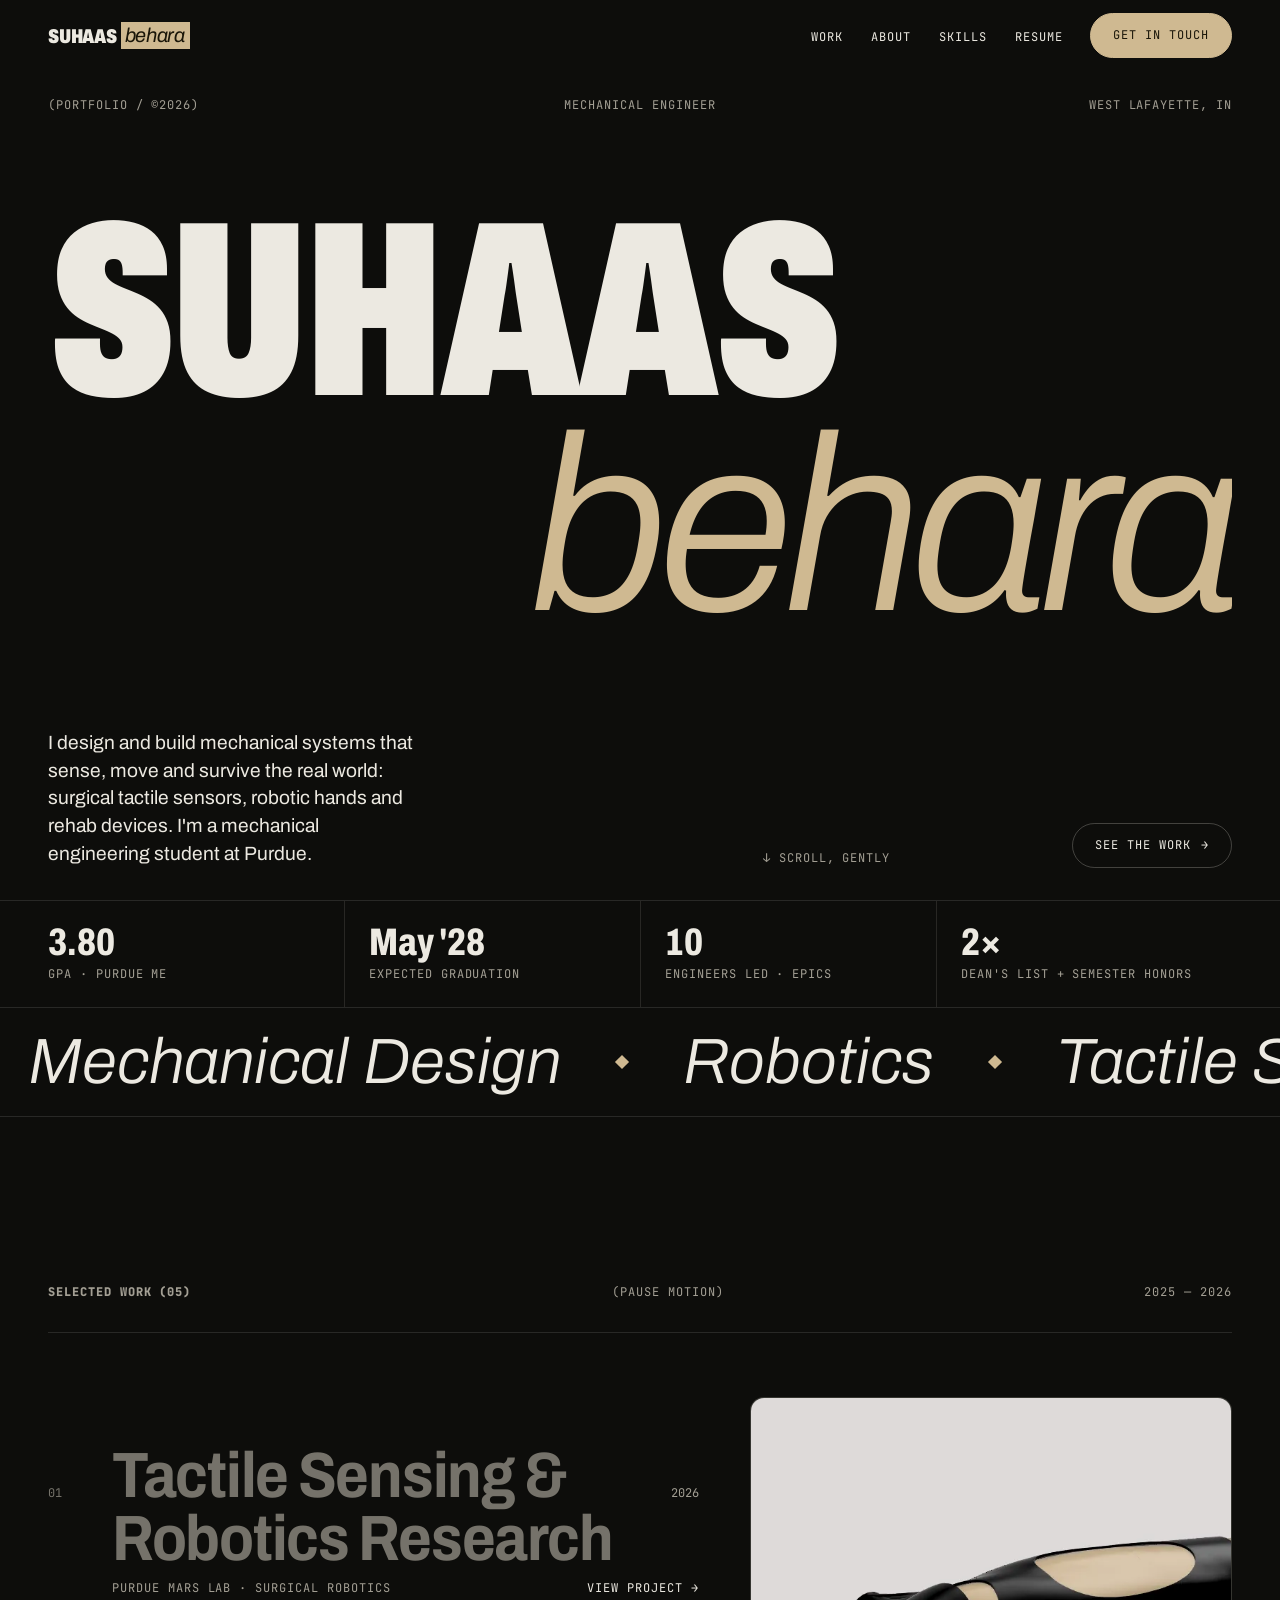
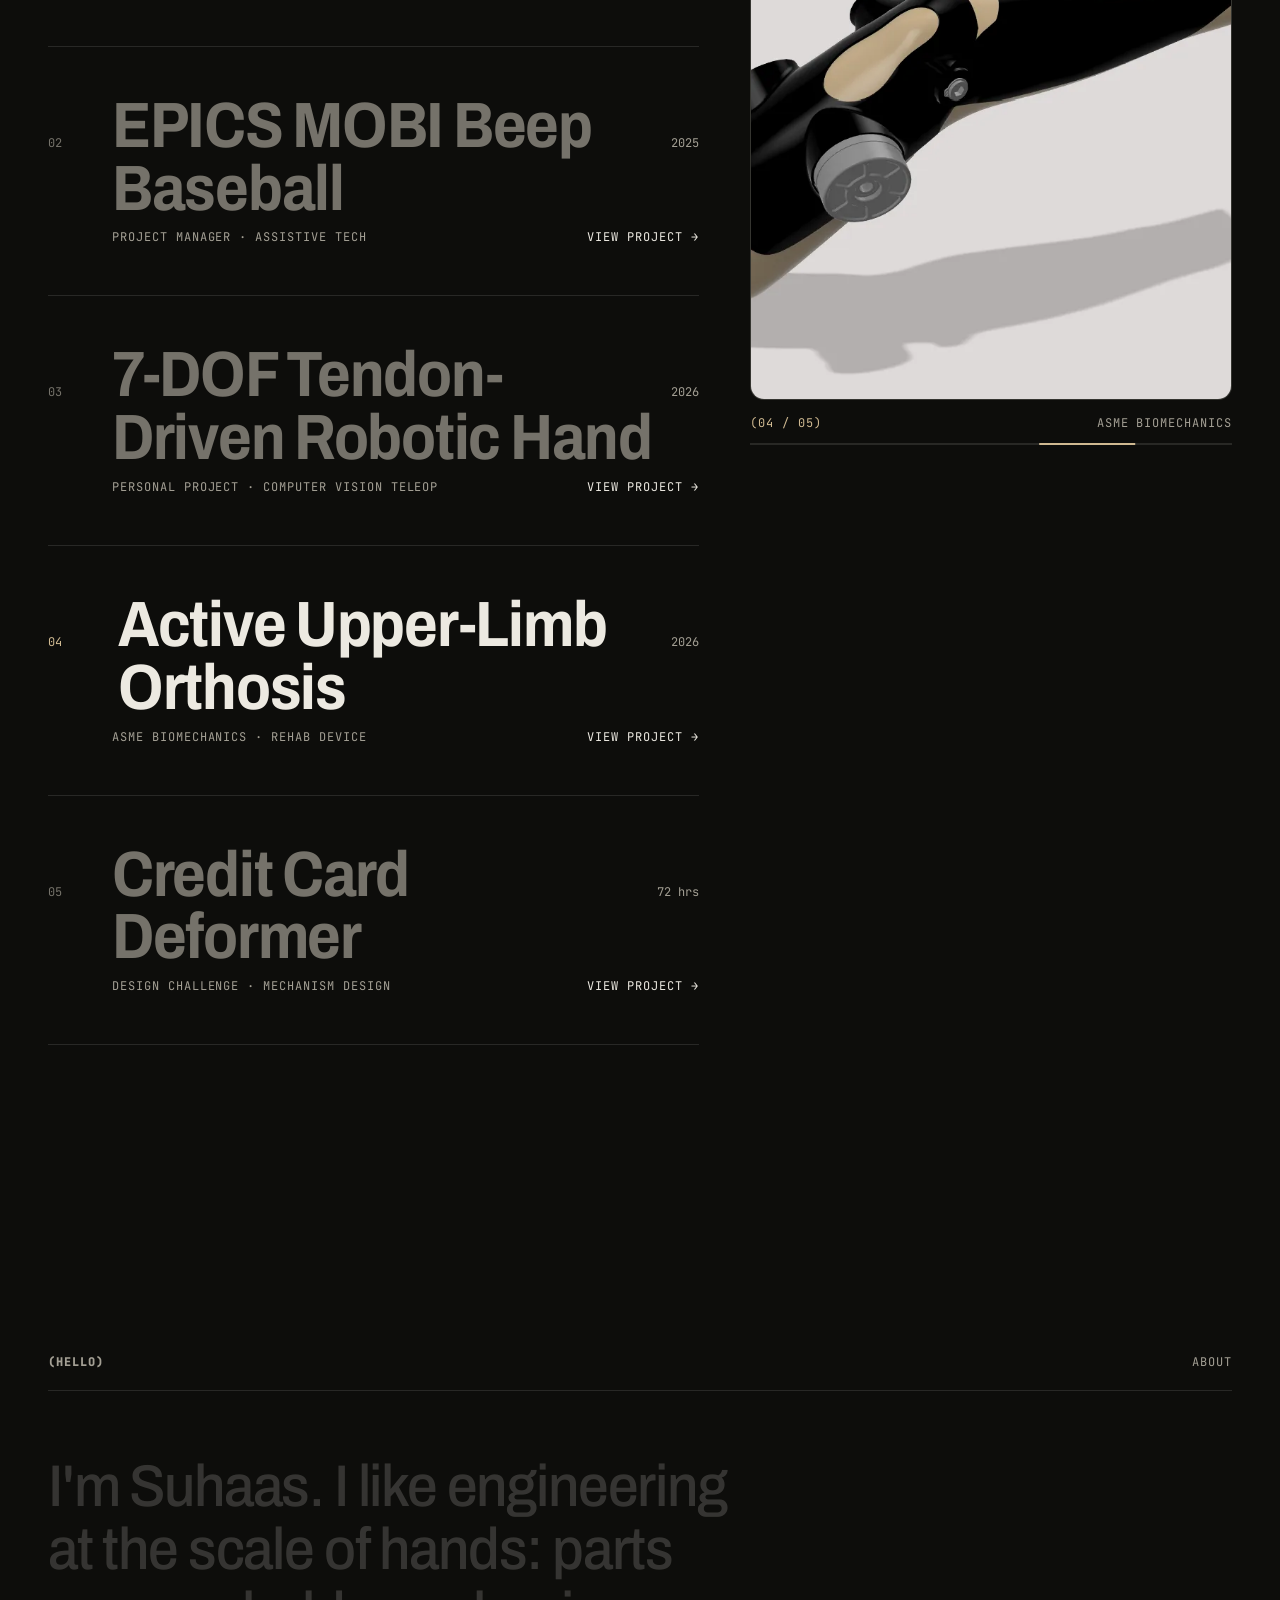
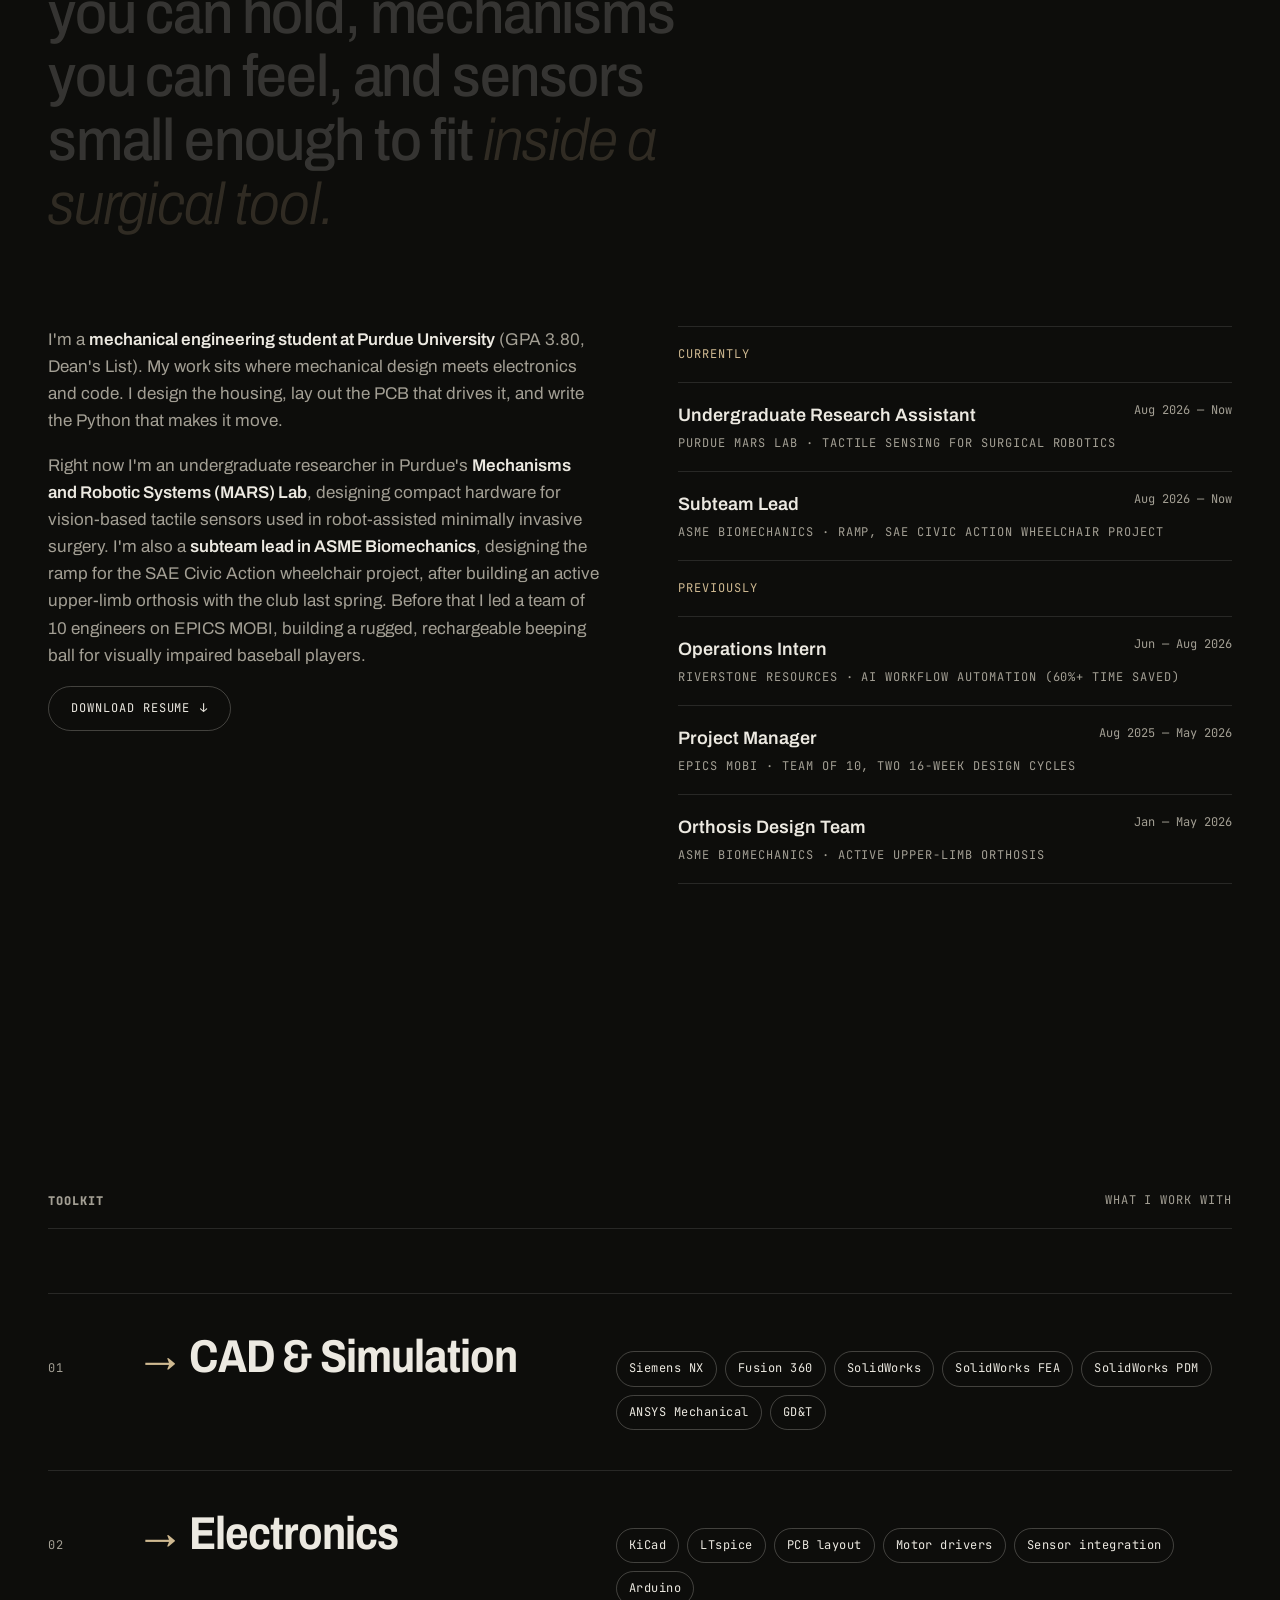
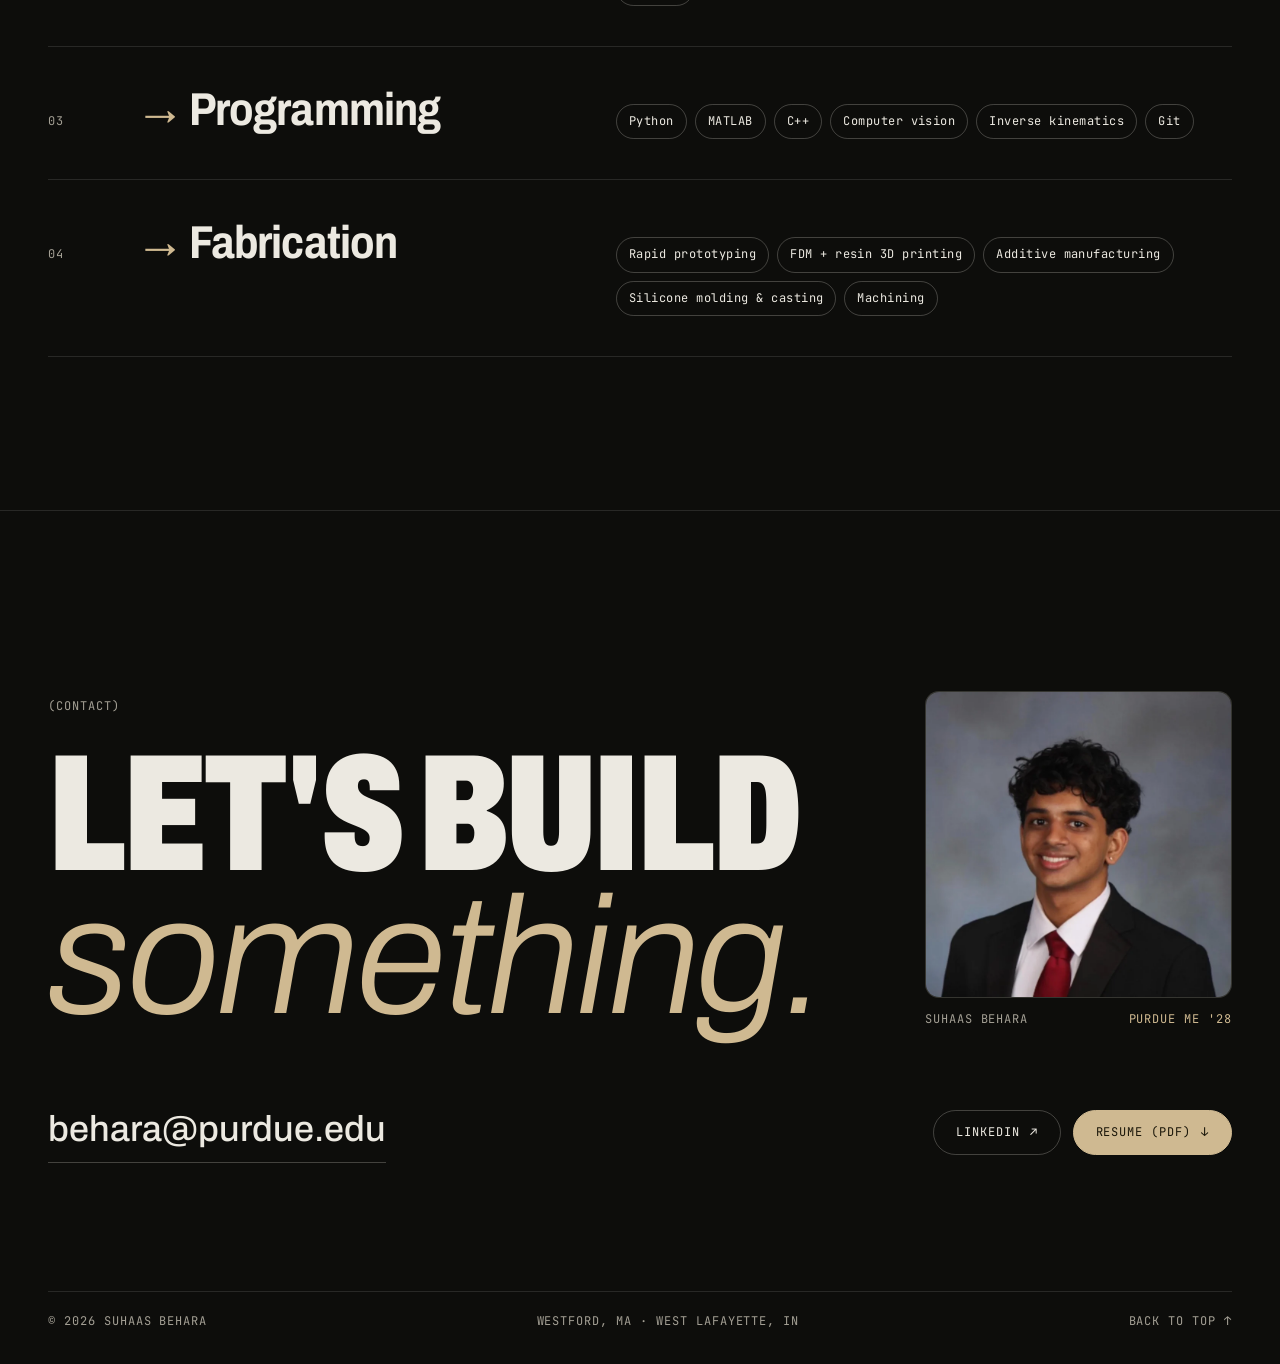
<file: docs/index.html>
<!doctype html>
<html lang="en">
<head>
  <meta charset="utf-8">
  <meta name="viewport" content="width=device-width, initial-scale=1">
  <title>Suhaas Behara | Mechanical Engineering Portfolio</title>
  <meta name="description" content="Suhaas Behara, Mechanical Engineering student at Purdue University. Robotics, tactile sensing research, mechatronics, and product design projects.">
  <meta name="theme-color" content="#0d0d0b">
  <meta property="og:title" content="Suhaas Behara | Mechanical Engineering Portfolio">
  <meta property="og:description" content="Purdue ME '28. Tactile sensing research, robotics, mechatronics and product design.">
  <meta property="og:image" content="assets/img/hand/hand-upright.webp">
  <link rel="icon" href="assets/img/favicon.svg" type="image/svg+xml">
  <link rel="preconnect" href="https://fonts.googleapis.com">
  <link rel="preconnect" href="https://fonts.gstatic.com" crossorigin>
  <link href="https://fonts.googleapis.com/css2?family=Archivo:ital,wdth,wght@0,62..125,300..900;1,62..125,300..900&family=JetBrains+Mono:wght@400;500&display=swap" rel="stylesheet">
  <link rel="stylesheet" href="assets/css/style.css">
  <script>document.documentElement.classList.add("js")</script>
</head>
<body>
  <a class="skip-link" href="#main">Skip to content</a>

  <header class="nav">
    <div class="wrap">
      <a class="logo" href="index.html" aria-label="Suhaas Behara, home">Suhaas<em>behara</em></a>
      <button class="nav-toggle" aria-expanded="false" aria-controls="nav-links" aria-label="Open menu"><span></span></button>
      <ul class="nav-links" id="nav-links">
        <li><a href="#work">Work</a></li>
        <li><a href="#about">About</a></li>
        <li><a href="#skills">Skills</a></li>
        <li><a href="assets/Suhaas_Behara_Resume.pdf" target="_blank" rel="noopener">Resume</a></li>
        <li><a class="btn btn-gold" href="#contact">Get in touch</a></li>
      </ul>
    </div>
  </header>

  <main id="main">
    <!-- ================= HERO ================= -->
    <section class="hero wrap" aria-labelledby="hero-title">
      <div class="hero-meta">
        <span class="mono">(Portfolio / ©2026)</span>
        <span class="mono">Mechanical Engineer</span>
        <span class="mono">West Lafayette, IN</span>
      </div>

      <div class="hero-title">
        <h1 id="hero-title">
          <span class="line"><span style="--d:80ms">Suhaas</span></span>
          <span class="line"><span style="--d:200ms"><em>behara</em></span></span>
        </h1>
      </div>

      <div class="hero-bottom">
        <p class="hero-intro reveal">I design and build mechanical systems that sense, move and survive the real world: surgical tactile sensors, robotic hands and rehab devices. I'm a mechanical engineering student at Purdue.</p>
        <span class="mono hero-scroll">↓ Scroll, gently</span>
        <a class="btn" href="#work">See the work <span class="arrow" aria-hidden="true">→</span></a>
      </div>
    </section>

    <!-- quick facts for recruiters -->
    <section class="facts" aria-label="At a glance">
      <ul class="wrap">
        <li class="reveal"><strong>3.80</strong><span class="mono">GPA · Purdue ME</span></li>
        <li class="reveal" style="--d:80ms"><strong>May '28</strong><span class="mono">Expected graduation</span></li>
        <li class="reveal" style="--d:160ms"><strong>10</strong><span class="mono">Engineers led · EPICS</span></li>
        <li class="reveal" style="--d:240ms"><strong>2×</strong><span class="mono">Dean's List + Semester Honors</span></li>
      </ul>
    </section>

    <!-- marquee -->
    <div class="marquee" aria-hidden="true">
      <div class="marquee-track">
        <span>Mechanical Design</span><span>Robotics</span><span>Tactile Sensing</span><span>Siemens NX</span><span>Fusion 360</span><span>PCB Design</span><span>Rapid Prototyping</span><span>GD&amp;T</span><span>Python</span>
        <span>Mechanical Design</span><span>Robotics</span><span>Tactile Sensing</span><span>Siemens NX</span><span>Fusion 360</span><span>PCB Design</span><span>Rapid Prototyping</span><span>GD&amp;T</span><span>Python</span>
      </div>
    </div>

    <!-- ================= SELECTED WORK ================= -->
    <section class="section wrap" id="work" aria-labelledby="work-title">
      <div class="section-head">
        <h2 class="mono" id="work-title">Selected work (05)</h2>
        <button class="mono pause-btn" type="button" data-pause-marquee aria-pressed="false">(Pause motion)</button>
        <span class="mono">2025 — 2026</span>
      </div>

      <div class="work">
        <ol class="work-list">
          <li class="work-item" data-cat="Research · MARS Lab">
            <a href="projects/tactile-sensing.html">
              <span class="work-num">01</span>
              <span class="work-title">Tactile Sensing &amp; Robotics Research</span>
              <span class="work-year">2026</span>
              <span class="work-sub">
                <span class="mono">Purdue MARS Lab · Surgical robotics</span>
                <span class="mono view">View project →</span>
              </span>
              <span class="work-thumb contain"><img src="assets/img/research/fig1-overview.webp" alt="" loading="lazy" width="821" height="1254"></span>
            </a>
          </li>
          <li class="work-item" data-cat="Project management · EPICS">
            <a href="projects/epics-mobi.html">
              <span class="work-num">02</span>
              <span class="work-title">EPICS MOBI Beep Baseball</span>
              <span class="work-year">2025</span>
              <span class="work-sub">
                <span class="mono">Project Manager · Assistive tech</span>
                <span class="mono view">View project →</span>
              </span>
              <span class="work-thumb"><img src="assets/img/mobi/beep-baseball-catch.webp" alt="" loading="lazy" width="1267" height="795"></span>
            </a>
          </li>
          <li class="work-item" data-cat="Personal · Mechatronics">
            <a href="projects/robotic-hand.html">
              <span class="work-num">03</span>
              <span class="work-title">7-DOF Tendon-Driven Robotic Hand</span>
              <span class="work-year">2026</span>
              <span class="work-sub">
                <span class="mono">Personal project · Computer vision teleop</span>
                <span class="mono view">View project →</span>
              </span>
              <span class="work-thumb"><img src="assets/img/hand/hand-side.webp" alt="" loading="lazy" width="1010" height="584"></span>
            </a>
          </li>
          <li class="work-item" data-cat="ASME Biomechanics">
            <a href="projects/active-orthosis.html">
              <span class="work-num">04</span>
              <span class="work-title">Active Upper-Limb Orthosis</span>
              <span class="work-year">2026</span>
              <span class="work-sub">
                <span class="mono">ASME Biomechanics · Rehab device</span>
                <span class="mono view">View project →</span>
              </span>
              <span class="work-thumb"><img src="assets/img/orthosis/orthosis-render.webp" alt="" loading="lazy" width="1554" height="850"></span>
            </a>
          </li>
          <li class="work-item" data-cat="Design challenge · 72 hrs">
            <a href="projects/credit-card-deformer.html">
              <span class="work-num">05</span>
              <span class="work-title">Credit Card Deformer</span>
              <span class="work-year">72 hrs</span>
              <span class="work-sub">
                <span class="mono">Design challenge · Mechanism design</span>
                <span class="mono view">View project →</span>
              </span>
              <span class="work-thumb contain"><img src="assets/img/deformer/deformer-exploded.webp" alt="" loading="lazy" width="530" height="558"></span>
            </a>
          </li>
        </ol>

        <aside class="work-preview" aria-hidden="true">
          <div class="preview-frame">
            <img class="contain" src="assets/img/research/fig1-overview.webp" alt="" width="821" height="1254">
            <img src="assets/img/mobi/beep-baseball-catch.webp" alt="" loading="lazy" width="1267" height="795">
            <img src="assets/img/hand/hand-upright.webp" alt="" loading="lazy" width="544" height="756">
            <img src="assets/img/orthosis/orthosis-render.webp" alt="" loading="lazy" width="1554" height="850">
            <img class="contain" src="assets/img/deformer/deformer-exploded.webp" alt="" loading="lazy" width="530" height="558">
          </div>
          <div class="preview-caption">
            <span class="mono gold" data-preview-num>(01 / 05)</span>
            <span class="mono" data-preview-cat></span>
          </div>
          <div class="preview-bar"><i></i></div>
        </aside>
      </div>
    </section>

    <!-- ================= ABOUT ================= -->
    <section class="section wrap" id="about" aria-labelledby="about-title">
      <div class="section-head">
        <h2 class="mono" id="about-title">(Hello)</h2>
        <span class="mono">About</span>
      </div>

      <p class="about-lead" data-words>I'm Suhaas. I like engineering at the scale of hands: parts you can hold, mechanisms you can feel, and sensors small enough to fit <em>inside a surgical tool.</em></p>

      <div class="about-grid">
        <div class="about-body reveal">
          <p>I'm a <strong>mechanical engineering student at Purdue University</strong> (GPA 3.80, Dean's List). My work sits where mechanical design meets electronics and code. I design the housing, lay out the PCB that drives it, and write the Python that makes it move.</p>
          <p>Right now I'm an undergraduate researcher in Purdue's <strong>Mechanisms and Robotic Systems (MARS) Lab</strong>, designing compact hardware for vision-based tactile sensors used in robot-assisted minimally invasive surgery. I'm also a <strong>subteam lead in ASME Biomechanics</strong>, designing the ramp for the SAE Civic Action wheelchair project, after building an active upper-limb orthosis with the club last spring. Before that I led a team of 10 engineers on EPICS MOBI, building a rugged, rechargeable beeping ball for visually impaired baseball players.</p>
          <a class="btn" href="assets/Suhaas_Behara_Resume.pdf" target="_blank" rel="noopener">Download resume <span class="arrow" aria-hidden="true">↓</span></a>
        </div>

        <ul class="now-list reveal" style="--d:120ms" aria-label="Experience">
          <li><span class="mono gold">Currently</span></li>
          <li>
            <b>Undergraduate Research Assistant</b><span class="when">Aug 2026 — Now</span>
            <span class="mono">Purdue MARS Lab · Tactile sensing for surgical robotics</span>
          </li>
          <li>
            <b>Subteam Lead</b><span class="when">Aug 2026 — Now</span>
            <span class="mono">ASME Biomechanics · Ramp, SAE Civic Action wheelchair project</span>
          </li>
          <li><span class="mono gold">Previously</span></li>
          <li>
            <b>Operations Intern</b><span class="when">Jun — Aug 2026</span>
            <span class="mono">Riverstone Resources · AI workflow automation (60%+ time saved)</span>
          </li>
          <li>
            <b>Project Manager</b><span class="when">Aug 2025 — May 2026</span>
            <span class="mono">EPICS MOBI · Team of 10, two 16-week design cycles</span>
          </li>
          <li>
            <b>Orthosis Design Team</b><span class="when">Jan — May 2026</span>
            <span class="mono">ASME Biomechanics · Active upper-limb orthosis</span>
          </li>
        </ul>
      </div>
    </section>

    <!-- ================= SKILLS ================= -->
    <section class="section wrap" id="skills" aria-labelledby="skills-title">
      <div class="section-head">
        <h2 class="mono" id="skills-title">Toolkit</h2>
        <span class="mono">What I work with</span>
      </div>

      <ul class="skills">
        <li class="skill-row reveal">
          <span class="mono">01</span>
          <h3><span class="arrow" aria-hidden="true">→</span>CAD &amp; Simulation</h3>
          <ul class="chips"><li>Siemens NX</li><li>Fusion 360</li><li>SolidWorks</li><li>SolidWorks FEA</li><li>SolidWorks PDM</li><li>ANSYS Mechanical</li><li>GD&amp;T</li></ul>
        </li>
        <li class="skill-row reveal">
          <span class="mono">02</span>
          <h3><span class="arrow" aria-hidden="true">→</span>Electronics</h3>
          <ul class="chips"><li>KiCad</li><li>LTspice</li><li>PCB layout</li><li>Motor drivers</li><li>Sensor integration</li><li>Arduino</li></ul>
        </li>
        <li class="skill-row reveal">
          <span class="mono">03</span>
          <h3><span class="arrow" aria-hidden="true">→</span>Programming</h3>
          <ul class="chips"><li>Python</li><li>MATLAB</li><li>C++</li><li>Computer vision</li><li>Inverse kinematics</li><li>Git</li></ul>
        </li>
        <li class="skill-row reveal">
          <span class="mono">04</span>
          <h3><span class="arrow" aria-hidden="true">→</span>Fabrication</h3>
          <ul class="chips"><li>Rapid prototyping</li><li>FDM + resin 3D printing</li><li>Additive manufacturing</li><li>Silicone molding &amp; casting</li><li>Machining</li></ul>
        </li>
      </ul>
    </section>

    <!-- ================= CONTACT ================= -->
    <section class="contact" id="contact" aria-labelledby="contact-title">
      <div class="wrap">
        <div class="contact-top">
          <div>
            <span class="mono">(Contact)</span>
            <h2 id="contact-title">Let's build<br><em>something.</em></h2>
          </div>
          <figure class="portrait reveal">
            <img src="assets/img/suhaas-headshot.webp" alt="Headshot of Suhaas Behara in a black suit and red tie" loading="lazy" width="800" height="800">
            <figcaption>
              <span class="mono">Suhaas Behara</span>
              <span class="mono gold">Purdue ME '28</span>
            </figcaption>
          </figure>
        </div>
        <div class="contact-row">
          <a class="contact-email" href="mailto:behara@purdue.edu">behara@purdue.edu</a>
          <a class="btn" href="https://www.linkedin.com/in/suhaasbehara" target="_blank" rel="noopener">LinkedIn <span class="arrow" aria-hidden="true">↗</span></a>
          <a class="btn btn-gold" href="assets/Suhaas_Behara_Resume.pdf" target="_blank" rel="noopener">Resume (PDF) <span class="arrow" aria-hidden="true">↓</span></a>
        </div>

        <footer class="footer">
          <span class="mono">© <span data-year>2026</span> Suhaas Behara</span>
          <span class="mono">Westford, MA · West Lafayette, IN</span>
          <a class="mono" href="#main">Back to top ↑</a>
        </footer>
      </div>
    </section>
  </main>

  <script src="assets/js/main.js" defer></script>
</body>
</html>
</file>
<file: docs/assets/css/style.css>
/* ==========================================================================
   Suhaas Behara — Engineering Portfolio
   Dark editorial layout · Purdue old-gold accent
   ========================================================================== */

:root {
  color-scheme: dark;

  /* colour tokens */
  --bg: #0d0d0b;
  --bg-raise: #151512;
  --bg-card: #1b1b17;
  --paper: #efece4;          /* light frame for CAD renders */
  --text: #ece9e1;
  --text-dim: #a39f94;       /* 7.2:1 on --bg */
  --text-faint: #75726a;     /* decorative labels only */
  --gold: #cfb991;           /* Purdue old gold */
  --gold-strong: #e2cfa4;
  --gold-ink: #1a1609;       /* text on gold */
  --line: rgba(236, 233, 225, 0.12);
  --line-strong: rgba(236, 233, 225, 0.24);

  /* type */
  --f-display: "Archivo", "Arial Narrow", system-ui, sans-serif;
  --f-body: "Archivo", system-ui, -apple-system, "Segoe UI", sans-serif;
  --f-mono: "JetBrains Mono", ui-monospace, "SFMono-Regular", Consolas, monospace;

  /* layout */
  --gutter: clamp(16px, 4vw, 48px);
  --max: 1440px;
  --nav-h: 72px;
  --radius: 14px;

  /* motion */
  --ease-out: cubic-bezier(0.16, 1, 0.3, 1);
  --ease-in-out: cubic-bezier(0.65, 0, 0.35, 1);
  --dur-fast: 180ms;
  --dur: 420ms;
  --dur-slow: 900ms;

  /* z-index scale */
  --z-base: 1;
  --z-sticky: 10;
  --z-nav: 40;
  --z-overlay: 100;
}

*,
*::before,
*::after { box-sizing: border-box; }

html {
  -webkit-text-size-adjust: 100%;
  scroll-behavior: smooth;
  scroll-padding-top: var(--nav-h);
}

body {
  margin: 0;
  background: var(--bg);
  color: var(--text);
  font-family: var(--f-body);
  font-size: 17px;
  line-height: 1.6;
  font-variation-settings: "wdth" 100;
  -webkit-font-smoothing: antialiased;
  text-rendering: optimizeLegibility;
  overflow-x: hidden;
}

img { display: block; max-width: 100%; height: auto; }
a { color: inherit; text-decoration: none; }
button { font: inherit; color: inherit; }
p { margin: 0 0 1em; }
h1, h2, h3, h4 { margin: 0; font-weight: 800; line-height: 1; }

::selection { background: var(--gold); color: var(--gold-ink); }

:focus-visible {
  outline: 2px solid var(--gold);
  outline-offset: 3px;
  border-radius: 4px;
}

.skip-link {
  position: absolute;
  left: 16px;
  top: -60px;
  z-index: var(--z-overlay);
  background: var(--gold);
  color: var(--gold-ink);
  padding: 10px 16px;
  border-radius: 999px;
  font-family: var(--f-mono);
  font-size: 13px;
  transition: top var(--dur-fast) var(--ease-out);
}
.skip-link:focus { top: 12px; }

.wrap {
  width: 100%;
  max-width: var(--max);
  margin: 0 auto;
  padding-inline: var(--gutter);
}

/* ---------- small type helpers ---------- */
.mono {
  font-family: var(--f-mono);
  font-size: 12px;
  letter-spacing: 0.08em;
  text-transform: uppercase;
  color: var(--text-dim);
}
.gold { color: var(--gold); }

/* ==========================================================================
   Navigation
   ========================================================================== */
.nav {
  position: fixed;
  inset: 0 0 auto 0;
  height: var(--nav-h);
  z-index: var(--z-nav);
  display: flex;
  align-items: center;
  transition: background var(--dur) var(--ease-out), border-color var(--dur) var(--ease-out);
  border-bottom: 1px solid transparent;
}
.nav.is-scrolled {
  background: rgba(13, 13, 11, 0.82);
  backdrop-filter: blur(14px);
  -webkit-backdrop-filter: blur(14px);
  border-bottom-color: var(--line);
}
.nav .wrap {
  display: flex;
  align-items: center;
  justify-content: space-between;
  gap: 24px;
}

.logo {
  display: inline-flex;
  align-items: center;
  font-family: var(--f-display);
  font-weight: 900;
  font-size: 20px;
  letter-spacing: -0.01em;
  font-variation-settings: "wdth" 75;
  text-transform: uppercase;
  line-height: 1;
}
.logo em {
  font-style: italic;
  font-weight: 400;
  text-transform: lowercase;
  font-variation-settings: "wdth" 100;
  background: var(--gold);
  color: var(--gold-ink);
  padding: 3px 6px 4px 4px;
  margin-left: 4px;
  letter-spacing: -0.02em;
}

.nav-links {
  display: flex;
  align-items: center;
  gap: 28px;
  list-style: none;
  margin: 0;
  padding: 0;
}
.nav-links a:not(.btn) {
  font-family: var(--f-mono);
  font-size: 12px;
  letter-spacing: 0.08em;
  text-transform: uppercase;
  color: var(--text);
  padding: 10px 0;
  position: relative;
}
.nav-links a:not(.btn)::after {
  content: "";
  position: absolute;
  left: 0; right: 0; bottom: 4px;
  height: 1px;
  background: var(--gold);
  transform: scaleX(0);
  transform-origin: right;
  transition: transform var(--dur) var(--ease-out);
}
.nav-links a:not(.btn):hover::after,
.nav-links a[aria-current="page"]::after { transform: scaleX(1); transform-origin: left; }

.nav-toggle {
  display: none;
  background: none;
  border: 1px solid var(--line-strong);
  border-radius: 999px;
  width: 48px;
  height: 48px;
  cursor: pointer;
  align-items: center;
  justify-content: center;
}
.nav-toggle span {
  display: block;
  position: relative;
  width: 18px;
  height: 12px;
}
.nav-toggle span::before,
.nav-toggle span::after {
  content: "";
  position: absolute;
  left: 0;
  width: 100%;
  height: 1.5px;
  background: var(--text);
  transition: transform var(--dur) var(--ease-out), top var(--dur) var(--ease-out);
}
.nav-toggle span::before { top: 2px; }
.nav-toggle span::after { top: 8.5px; }
.nav-toggle[aria-expanded="true"] span::before { top: 5.25px; transform: rotate(45deg); }
.nav-toggle[aria-expanded="true"] span::after { top: 5.25px; transform: rotate(-45deg); }

/* ---------- buttons ---------- */
.btn {
  display: inline-flex;
  align-items: center;
  gap: 10px;
  min-height: 44px;
  padding: 12px 22px;
  border-radius: 999px;
  font-family: var(--f-mono);
  font-size: 12px;
  letter-spacing: 0.08em;
  text-transform: uppercase;
  cursor: pointer;
  border: 1px solid var(--line-strong);
  background: transparent;
  color: var(--text);
  transition: background var(--dur-fast) var(--ease-out), color var(--dur-fast) var(--ease-out),
    border-color var(--dur-fast) var(--ease-out), transform var(--dur-fast) var(--ease-out);
  white-space: nowrap;
}
.btn:hover { border-color: var(--gold); color: var(--gold); }
.btn:active { transform: scale(0.97); }
.btn-gold {
  background: var(--gold);
  border-color: var(--gold);
  color: var(--gold-ink);
}
.btn-gold:hover { background: var(--gold-strong); border-color: var(--gold-strong); color: var(--gold-ink); }
.btn .arrow { transition: transform var(--dur) var(--ease-out); }
.btn:hover .arrow { transform: translateX(4px); }

/* ==========================================================================
   Hero
   ========================================================================== */
.hero {
  min-height: 100svh;
  display: flex;
  flex-direction: column;
  padding-top: calc(var(--nav-h) + 24px);
  padding-bottom: 32px;
  position: relative;
}
.hero-meta {
  display: grid;
  grid-template-columns: repeat(3, 1fr);
  gap: 16px;
}
.hero-meta > :nth-child(2) { text-align: center; }
.hero-meta > :nth-child(3) { text-align: right; }

.hero-title {
  flex: 1;
  display: flex;
  flex-direction: column;
  justify-content: center;
  padding-block: 24px;
}
.hero-title h1 {
  font-family: var(--f-display);
  font-weight: 900;
  font-variation-settings: "wdth" 68;
  text-transform: uppercase;
  font-size: clamp(76px, 19.5vw, 300px);
  line-height: 0.84;
  letter-spacing: -0.02em;
}
.hero-title h1 .line { display: block; overflow: hidden; padding-bottom: 0.02em; }
.hero-title h1 .line > span { display: inline-block; }
.hero-title h1 .line:nth-child(2) { text-align: right; }
.hero-title h1 .line:nth-child(2) em {
  font-style: italic;
  font-weight: 300;
  font-variation-settings: "wdth" 100;
  color: var(--gold);
  text-transform: lowercase;
  letter-spacing: -0.04em;
}

.hero-bottom {
  display: grid;
  grid-template-columns: 1.2fr 1fr auto;
  align-items: end;
  gap: 24px;
}
.hero-intro {
  max-width: 34ch;
  font-size: clamp(17px, 1.5vw, 20px);
  line-height: 1.45;
  margin: 0;
}
.hero-scroll { text-align: center; }

/* quick facts strip for recruiters */
.facts {
  border-top: 1px solid var(--line);
  border-bottom: 1px solid var(--line);
}
.facts ul {
  list-style: none;
  margin: 0 auto;
  padding: 0 var(--gutter);
  display: grid;
  grid-template-columns: repeat(4, 1fr);
}
.facts li {
  padding: 22px 0;
  display: flex;
  flex-direction: column;
  gap: 4px;
}
.facts li + li { border-left: 1px solid var(--line); padding-left: 24px; }
.facts strong {
  font-family: var(--f-display);
  font-variation-settings: "wdth" 75;
  font-weight: 800;
  font-size: clamp(26px, 3vw, 40px);
  line-height: 1;
  font-variant-numeric: tabular-nums;
}

/* ==========================================================================
   Marquee
   ========================================================================== */
.marquee {
  border-bottom: 1px solid var(--line);
  overflow: hidden;
  padding-block: 22px;
  position: relative;
}
.marquee-track {
  display: flex;
  width: max-content;
  animation: marquee 38s linear infinite;
}
.marquee[data-paused="true"] .marquee-track { animation-play-state: paused; }
.marquee-track span {
  font-family: var(--f-display);
  font-style: italic;
  font-weight: 300;
  font-size: clamp(34px, 5vw, 64px);
  line-height: 1;
  white-space: nowrap;
  padding-inline: 28px;
  display: inline-flex;
  align-items: center;
  gap: 56px;
}
.marquee-track span::after {
  content: "";
  width: 10px;
  height: 10px;
  background: var(--gold);
  transform: rotate(45deg);
  flex: none;
}
@keyframes marquee { to { transform: translateX(-50%); } }

/* ==========================================================================
   Sections
   ========================================================================== */
.section { padding-block: clamp(80px, 12vw, 160px); }
.section-head {
  display: flex;
  justify-content: space-between;
  align-items: center;
  gap: 16px;
  padding-bottom: 18px;
  border-bottom: 1px solid var(--line);
  margin-bottom: clamp(32px, 5vw, 64px);
}
.pause-btn {
  background: none;
  border: 0;
  cursor: pointer;
  padding: 12px 0;
  min-height: 44px;
}
.pause-btn:hover { color: var(--gold); }

/* ---------- selected work ---------- */
.work {
  display: grid;
  grid-template-columns: minmax(0, 1.35fr) minmax(0, 1fr);
  gap: clamp(24px, 4vw, 64px);
  align-items: start;
}
.work-list { list-style: none; margin: 0; padding: 0; }
.work-item { border-bottom: 1px solid var(--line); }
.work-item a {
  display: grid;
  grid-template-columns: 48px 1fr auto;
  gap: 8px 16px;
  padding: clamp(28px, 4vw, 48px) 0;
  align-items: baseline;
}
.work-num {
  font-family: var(--f-mono);
  font-size: 12px;
  color: var(--text-faint);
  transition: color var(--dur) var(--ease-out);
}
.work-title {
  font-family: var(--f-display);
  font-weight: 700;
  font-variation-settings: "wdth" 88;
  font-size: clamp(32px, 5vw, 72px);
  line-height: 0.98;
  letter-spacing: -0.02em;
  color: var(--text-faint);
  transition: color var(--dur) var(--ease-out), transform var(--dur) var(--ease-out);
}
.work-year { font-family: var(--f-mono); font-size: 12px; color: var(--text-dim); }
.work-sub {
  grid-column: 2 / -1;
  display: flex;
  flex-wrap: wrap;
  justify-content: space-between;
  gap: 8px 24px;
}
.work-sub .view { color: var(--text); }
.work-item.is-active .work-title,
.work-item a:hover .work-title,
.work-item a:focus-visible .work-title { color: var(--text); transform: translateX(6px); }
.work-item.is-active .work-num { color: var(--gold); }
.work-item a:hover .view { color: var(--gold); }
.work-thumb { display: none; }

.work-preview {
  position: sticky;
  top: calc(var(--nav-h) + 32px);
}
.preview-frame {
  position: relative;
  aspect-ratio: 4 / 5;
  border-radius: var(--radius);
  overflow: hidden;
  background: var(--bg-card);
  border: 1px solid var(--line);
}
.preview-frame img {
  position: absolute;
  inset: 0;
  width: 100%;
  height: 100%;
  object-fit: cover;
  opacity: 0;
  transform: scale(1.04);
  transition: opacity var(--dur) var(--ease-out), transform var(--dur-slow) var(--ease-out);
}
.preview-frame img.is-active { opacity: 1; transform: scale(1); }
.preview-frame img.contain { object-fit: contain; background: var(--paper); padding: 6%; }
.preview-caption {
  display: flex;
  justify-content: space-between;
  margin-top: 14px;
}
.preview-bar {
  height: 2px;
  background: var(--line);
  margin-top: 10px;
  position: relative;
  overflow: hidden;
}
.preview-bar i {
  position: absolute;
  inset: 0 auto 0 0;
  width: 20%;
  background: var(--gold);
  transition: transform var(--dur) var(--ease-out);
}

/* ---------- about ---------- */
.about-lead {
  font-family: var(--f-display);
  font-weight: 500;
  font-variation-settings: "wdth" 92;
  font-size: clamp(30px, 4.6vw, 68px);
  line-height: 1.08;
  letter-spacing: -0.02em;
  max-width: 22ch;
  margin: 0 0 clamp(48px, 7vw, 96px);
}
.about-lead .w { opacity: 0.18; transition: opacity 300ms linear; }
.about-lead .w.on { opacity: 1; }
.about-lead em { font-style: italic; font-weight: 300; color: var(--gold); }

.about-grid {
  display: grid;
  grid-template-columns: minmax(0, 1fr) minmax(0, 1fr);
  gap: clamp(32px, 6vw, 96px);
}
.about-body p { color: var(--text-dim); max-width: 60ch; }
.about-body p strong { color: var(--text); font-weight: 600; }
.now-list { list-style: none; padding: 0; margin: 0; border-top: 1px solid var(--line); }
.now-list li {
  display: grid;
  grid-template-columns: 1fr auto;
  gap: 4px 16px;
  padding: 18px 0;
  border-bottom: 1px solid var(--line);
}
.now-list b { font-weight: 600; font-size: 18px; }
.now-list .mono { grid-column: 1 / -1; }
.now-list .when { font-family: var(--f-mono); font-size: 12px; color: var(--text-dim); grid-column: auto; }

/* ---------- skills ---------- */
.skills { list-style: none; margin: 0; padding: 0; border-top: 1px solid var(--line); }
.skill-row {
  display: grid;
  grid-template-columns: 64px minmax(0, 1fr) minmax(0, 1.4fr);
  gap: 16px 32px;
  padding: clamp(24px, 3.5vw, 40px) 0;
  border-bottom: 1px solid var(--line);
  align-items: baseline;
}
.skill-row h3 {
  font-family: var(--f-display);
  font-variation-settings: "wdth" 85;
  font-weight: 700;
  font-size: clamp(28px, 3.6vw, 48px);
  letter-spacing: -0.02em;
  display: flex;
  align-items: baseline;
  gap: 14px;
}
.skill-row h3 .arrow { color: var(--gold); font-weight: 400; font-size: 0.7em; }
.chips { display: flex; flex-wrap: wrap; gap: 8px; list-style: none; padding: 0; margin: 0; }
.chips li {
  font-family: var(--f-mono);
  font-size: 12px;
  letter-spacing: 0.04em;
  padding: 7px 12px;
  border: 1px solid var(--line-strong);
  border-radius: 999px;
  color: var(--text);
}
.chips.gold li { border-color: rgba(207, 185, 145, 0.45); color: var(--gold); }

/* ---------- contact ---------- */
.contact { padding-block: clamp(96px, 14vw, 180px) 32px; border-top: 1px solid var(--line); }
.contact h2 {
  font-family: var(--f-display);
  font-weight: 900;
  font-variation-settings: "wdth" 68;
  text-transform: uppercase;
  font-size: clamp(64px, 13vw, 210px);
  line-height: 0.86;
  letter-spacing: -0.02em;
  margin: 24px 0 clamp(40px, 6vw, 72px);
}
.contact h2 em {
  font-style: italic;
  font-weight: 300;
  text-transform: lowercase;
  font-variation-settings: "wdth" 100;
  color: var(--gold);
}
.contact-top {
  display: grid;
  grid-template-columns: minmax(0, 1fr) clamp(220px, 24vw, 340px);
  gap: clamp(24px, 4vw, 64px);
  align-items: end;
  margin-bottom: clamp(40px, 6vw, 72px);
}
.contact-top h2 { margin-bottom: 0; }
.portrait { margin: 0; }
.portrait img {
  width: 100%;
  aspect-ratio: 1 / 1;
  object-fit: cover;
  border-radius: var(--radius);
  border: 1px solid var(--line);
  background: var(--bg-card);
}
.portrait figcaption {
  display: flex;
  justify-content: space-between;
  gap: 12px;
  margin-top: 12px;
}
@media (max-width: 860px) {
  .contact-top { grid-template-columns: 1fr; }
  .portrait { max-width: 280px; }
}

.contact-row {
  display: flex;
  flex-wrap: wrap;
  gap: 12px;
  align-items: center;
}
.contact-email {
  font-family: var(--f-display);
  font-size: clamp(22px, 3vw, 36px);
  font-weight: 500;
  margin-right: auto;
  border-bottom: 1px solid var(--line-strong);
  padding-bottom: 4px;
  transition: color var(--dur-fast), border-color var(--dur-fast);
  overflow-wrap: anywhere;
}
.contact-email:hover { color: var(--gold); border-color: var(--gold); }

.footer {
  margin-top: clamp(64px, 10vw, 128px);
  padding-top: 20px;
  border-top: 1px solid var(--line);
  display: flex;
  flex-wrap: wrap;
  justify-content: space-between;
  gap: 12px;
}
.footer a:hover { color: var(--gold); }

/* ==========================================================================
   Case-study pages
   ========================================================================== */
.cs-hero { padding-top: calc(var(--nav-h) + clamp(32px, 6vw, 72px)); }
.back {
  display: inline-flex;
  align-items: center;
  gap: 8px;
  min-height: 44px;
  margin-bottom: clamp(24px, 4vw, 48px);
}
.back:hover { color: var(--gold); }
.cs-title {
  font-family: var(--f-display);
  font-weight: 900;
  font-variation-settings: "wdth" 70;
  text-transform: uppercase;
  font-size: clamp(56px, 11vw, 170px);
  line-height: 0.86;
  letter-spacing: -0.02em;
  margin-bottom: 28px;
}
.cs-title em {
  font-style: italic;
  font-weight: 300;
  text-transform: none;
  font-variation-settings: "wdth" 100;
  color: var(--gold);
}
.cs-sub {
  font-size: clamp(19px, 2vw, 26px);
  line-height: 1.4;
  max-width: 48ch;
  color: var(--text);
  margin-bottom: clamp(40px, 6vw, 72px);
}
.cs-meta {
  display: grid;
  grid-template-columns: repeat(4, minmax(0, 1fr));
  border-top: 1px solid var(--line);
  border-bottom: 1px solid var(--line);
}
.cs-meta div { padding: 20px 20px 20px 0; }
.cs-meta div + div { border-left: 1px solid var(--line); padding-left: 20px; }
.cs-meta dt { margin-bottom: 6px; }
.cs-meta dd { margin: 0; font-size: 16px; line-height: 1.45; }

.cs-cover {
  margin-top: clamp(32px, 5vw, 64px);
  border-radius: var(--radius);
  overflow: hidden;
  border: 1px solid var(--line);
  background: var(--bg-card);
}
.cs-cover img { width: 100%; max-height: 82vh; object-fit: cover; }
.cs-cover.paper { background: var(--paper); }
.cs-cover.paper img { object-fit: contain; padding: 4%; }

.cs-body { padding-block: clamp(64px, 9vw, 120px); }
.cs-block {
  display: grid;
  grid-template-columns: minmax(0, 1fr) minmax(0, 2.2fr);
  gap: clamp(20px, 5vw, 80px);
  padding-block: clamp(40px, 6vw, 72px);
  border-top: 1px solid var(--line);
}
.cs-block > header { position: relative; }
.cs-block > header .sticky { position: sticky; top: calc(var(--nav-h) + 24px); }
.cs-block h2 {
  font-family: var(--f-display);
  font-variation-settings: "wdth" 85;
  font-weight: 700;
  font-size: clamp(28px, 3.4vw, 44px);
  letter-spacing: -0.02em;
  margin-top: 10px;
}
.cs-text p { color: var(--text-dim); max-width: 66ch; }
.cs-text p strong, .cs-text li strong { color: var(--text); font-weight: 600; }
.cs-text ul { padding-left: 0; list-style: none; margin: 0 0 1.4em; max-width: 66ch; }
.cs-text ul li {
  position: relative;
  padding-left: 26px;
  margin-bottom: 12px;
  color: var(--text-dim);
}
.cs-text ul li::before {
  content: "";
  position: absolute;
  left: 2px;
  top: 0.72em;
  width: 8px;
  height: 8px;
  background: var(--gold);
  transform: rotate(45deg);
}
.cs-text .note {
  font-family: var(--f-mono);
  font-size: 12px;
  line-height: 1.6;
  letter-spacing: 0.02em;
  color: var(--text-dim);
  border-left: 2px solid var(--gold);
  padding: 4px 0 4px 16px;
  max-width: 66ch;
}

/* stat row inside case studies */
.stats {
  display: grid;
  grid-template-columns: repeat(auto-fit, minmax(150px, 1fr));
  gap: 1px;
  background: var(--line);
  border: 1px solid var(--line);
  border-radius: var(--radius);
  overflow: hidden;
  margin: 8px 0 32px;
}
.stats div { background: var(--bg); padding: 22px 20px; }
.stats strong {
  display: block;
  font-family: var(--f-display);
  font-variation-settings: "wdth" 75;
  font-weight: 800;
  font-size: clamp(32px, 3.6vw, 48px);
  line-height: 1;
  color: var(--gold);
  margin-bottom: 8px;
  font-variant-numeric: tabular-nums;
}
.stats span { font-size: 14px; color: var(--text-dim); line-height: 1.4; display: block; }

/* figure grids */
.figs {
  display: grid;
  gap: 16px;
  grid-template-columns: repeat(12, minmax(0, 1fr));
  margin-top: 8px;
}
.fig { grid-column: span 6; margin: 0; }
.fig.w12 { grid-column: span 12; }
.fig.w8 { grid-column: span 8; }
.fig.w7 { grid-column: span 7; }
.fig.w5 { grid-column: span 5; }
.fig.w4 { grid-column: span 4; }
.fig.w3 { grid-column: span 3; }
.fig button {
  display: block;
  width: 100%;
  padding: 0;
  border: 1px solid var(--line);
  border-radius: var(--radius);
  overflow: hidden;
  background: var(--bg-card);
  cursor: zoom-in;
  position: relative;
}
.fig button::after {
  content: "+";
  position: absolute;
  right: 12px;
  top: 12px;
  width: 32px;
  height: 32px;
  border-radius: 50%;
  display: grid;
  place-items: center;
  font-family: var(--f-mono);
  font-size: 16px;
  background: rgba(13, 13, 11, 0.72);
  color: var(--text);
  opacity: 0;
  transform: scale(0.8);
  transition: opacity var(--dur-fast), transform var(--dur-fast) var(--ease-out);
}
.fig button:hover::after,
.fig button:focus-visible::after { opacity: 1; transform: scale(1); }
.fig img {
  width: 100%;
  aspect-ratio: var(--ar, 4 / 3);
  object-fit: cover;
  transition: transform var(--dur-slow) var(--ease-out);
}
.fig button:hover img { transform: scale(1.025); }
.fig.paper button { background: var(--paper); }
.fig.paper img, .fig.contain img { object-fit: contain; }
.fig.paper img { padding: 5%; }
.fig figcaption {
  margin-top: 10px;
  font-family: var(--f-mono);
  font-size: 12px;
  letter-spacing: 0.02em;
  line-height: 1.5;
  color: var(--text-dim);
}
.fig figcaption b { color: var(--gold); font-weight: 500; }

/* process pipeline (robotic hand) */
.pipeline {
  list-style: none;
  margin: 8px 0 32px;
  padding: 0;
  display: grid;
  grid-template-columns: repeat(5, minmax(0, 1fr));
  gap: 1px;
  background: var(--line);
  border: 1px solid var(--line);
  border-radius: var(--radius);
  overflow: hidden;
  counter-reset: step;
}
.pipeline li {
  background: var(--bg);
  padding: 20px 18px 22px;
  position: relative;
  counter-increment: step;
}
.pipeline li::before {
  content: "0" counter(step);
  display: block;
  font-family: var(--f-mono);
  font-size: 12px;
  color: var(--gold);
  margin-bottom: 14px;
}
.pipeline b { display: block; font-size: 16px; font-weight: 600; margin-bottom: 6px; line-height: 1.3; }
.pipeline span { display: block; font-size: 14px; color: var(--text-dim); line-height: 1.45; }
@media (max-width: 860px) {
  .pipeline { grid-template-columns: 1fr; }
}

/* sub-project heading inside a block */
.cs-text h3 {
  font-family: var(--f-display);
  font-variation-settings: "wdth" 90;
  font-weight: 700;
  font-size: clamp(22px, 2.2vw, 28px);
  letter-spacing: -0.01em;
  margin: 8px 0 14px;
  line-height: 1.15;
}
.cs-text .figs + h3,
.cs-text .stats + h3 { margin-top: 48px; }
.cs-text a.inline { color: var(--gold); border-bottom: 1px solid rgba(207, 185, 145, 0.4); }
.cs-text a.inline:hover { border-color: var(--gold); }

/* top skills + next project */
.cs-skills { padding-block: clamp(40px, 6vw, 72px); border-top: 1px solid var(--line); }
.cs-next {
  border-top: 1px solid var(--line);
  padding-block: clamp(56px, 8vw, 112px) 32px;
}
.cs-next a {
  display: block;
  margin-top: 16px;
}
.cs-next .t {
  font-family: var(--f-display);
  font-weight: 900;
  font-variation-settings: "wdth" 70;
  text-transform: uppercase;
  font-size: clamp(48px, 9vw, 140px);
  line-height: 0.9;
  letter-spacing: -0.02em;
  color: var(--text-faint);
  transition: color var(--dur) var(--ease-out);
  display: flex;
  align-items: center;
  gap: 0.2em;
  flex-wrap: wrap;
}
.cs-next a:hover .t { color: var(--text); }
.cs-next .t .arrow { color: var(--gold); transition: transform var(--dur) var(--ease-out); }
.cs-next a:hover .t .arrow { transform: translateX(12px); }

/* ---------- lightbox ---------- */
.lightbox {
  border: 0;
  padding: 0;
  background: transparent;
  max-width: 100vw;
  max-height: 100vh;
  width: 100vw;
  height: 100vh;
  margin: 0;
}
.lightbox::backdrop { background: rgba(8, 8, 7, 0.92); backdrop-filter: blur(6px); }
.lightbox[open] { display: grid; place-items: center; }
.lightbox figure {
  margin: 0;
  max-width: min(1400px, 94vw);
  display: flex;
  flex-direction: column;
  gap: 12px;
  animation: lb-in var(--dur) var(--ease-out);
}
.lightbox img {
  max-height: 82vh;
  width: auto;
  max-width: 100%;
  margin: 0 auto;
  border-radius: 10px;
  background: var(--paper);
}
.lightbox figcaption { text-align: center; font-family: var(--f-mono); font-size: 12px; color: var(--text-dim); }
.lightbox .close {
  position: fixed;
  top: 16px;
  right: 16px;
  width: 48px;
  height: 48px;
  border-radius: 50%;
  border: 1px solid var(--line-strong);
  background: var(--bg-raise);
  color: var(--text);
  font-size: 22px;
  cursor: pointer;
}
.lightbox .close:hover { border-color: var(--gold); color: var(--gold); }
@keyframes lb-in { from { opacity: 0; transform: scale(0.97); } }

/* ==========================================================================
   Reveal animations
   ========================================================================== */
.js .reveal {
  opacity: 0;
  transform: translateY(28px);
  transition: opacity var(--dur-slow) var(--ease-out), transform var(--dur-slow) var(--ease-out);
  transition-delay: var(--d, 0ms);
}
.js .reveal.in { opacity: 1; transform: none; }

.js .hero-title .line > span {
  transform: translateY(105%);
  transition: transform 1100ms var(--ease-out);
  transition-delay: var(--d, 0ms);
}
.js .loaded .hero-title .line > span { transform: none; }

/* ==========================================================================
   Responsive
   ========================================================================== */
@media (max-width: 1024px) {
  .work { grid-template-columns: 1fr; }
  .work-preview { display: none; }
  .work-item a { grid-template-columns: 36px 1fr auto; }
  .work-thumb {
    display: block;
    grid-column: 1 / -1;
    margin-top: 16px;
    border-radius: var(--radius);
    overflow: hidden;
    border: 1px solid var(--line);
    aspect-ratio: 16 / 10;
    background: var(--bg-card);
  }
  .work-thumb img { width: 100%; height: 100%; object-fit: cover; }
  .work-thumb.contain { background: var(--paper); }
  .work-thumb.contain img { object-fit: contain; padding: 4%; }
  .work-title { color: var(--text); }
  .about-grid { grid-template-columns: 1fr; }
  .cs-block { grid-template-columns: 1fr; }
  .cs-block > header .sticky { position: static; }
}

@media (max-width: 860px) {
  .nav-toggle { display: inline-flex; }
  .nav-links {
    position: fixed;
    inset: var(--nav-h) 0 auto 0;
    flex-direction: column;
    align-items: stretch;
    gap: 0;
    padding: 8px var(--gutter) 24px;
    background: var(--bg);
    border-bottom: 1px solid var(--line);
    transform: translateY(-8px);
    opacity: 0;
    visibility: hidden;
    transition: opacity var(--dur-fast) var(--ease-out), transform var(--dur) var(--ease-out), visibility 0s linear var(--dur);
  }
  .nav-links.open {
    opacity: 1;
    transform: none;
    visibility: visible;
    transition-delay: 0s;
  }
  .nav-links li { border-bottom: 1px solid var(--line); }
  .nav-links li:last-child { border: 0; padding-top: 16px; }
  .nav-links a:not(.btn) { display: block; padding: 16px 0; font-size: 14px; }
  .nav-links a:not(.btn)::after { display: none; }
  .nav.menu-open { background: var(--bg); }

  .hero-title h1 { font-size: 27vw; }
  .hero-meta { grid-template-columns: 1fr 1fr; }
  .hero-meta > :nth-child(2) { display: none; }
  .hero-bottom { grid-template-columns: 1fr; gap: 20px; }
  .hero-scroll { display: none; }
  .facts ul { grid-template-columns: 1fr 1fr; }
  .facts li:nth-child(3) { border-left: 0; padding-left: 0; }
  .facts li:nth-child(n + 3) { border-top: 1px solid var(--line); }
  .skill-row { grid-template-columns: 1fr; gap: 12px; }
  .skill-row > .mono { display: none; }
  .cs-meta { grid-template-columns: 1fr 1fr; }
  .cs-meta div:nth-child(3) { border-left: 0; padding-left: 0; }
  .cs-meta div:nth-child(n + 3) { border-top: 1px solid var(--line); }
  .fig, .fig.w8, .fig.w7, .fig.w5, .fig.w4 { grid-column: span 12; }
  .fig.w3 { grid-column: span 6; }
}

@media (max-width: 480px) {
  .work-item a { grid-template-columns: 1fr auto; }
  .work-num { display: none; }
  .work-sub { grid-column: 1 / -1; }
  .contact-row .btn { flex: 1 1 100%; justify-content: center; }
}

@media (prefers-reduced-motion: reduce) {
  html { scroll-behavior: auto; }
  *, *::before, *::after {
    animation-duration: 0.01ms !important;
    animation-iteration-count: 1 !important;
    transition-duration: 0.01ms !important;
  }
  .marquee-track { animation: none; }
  .js .reveal, .js .hero-title .line > span { opacity: 1; transform: none; }
  .about-lead .w { opacity: 1; }
}
</file>
